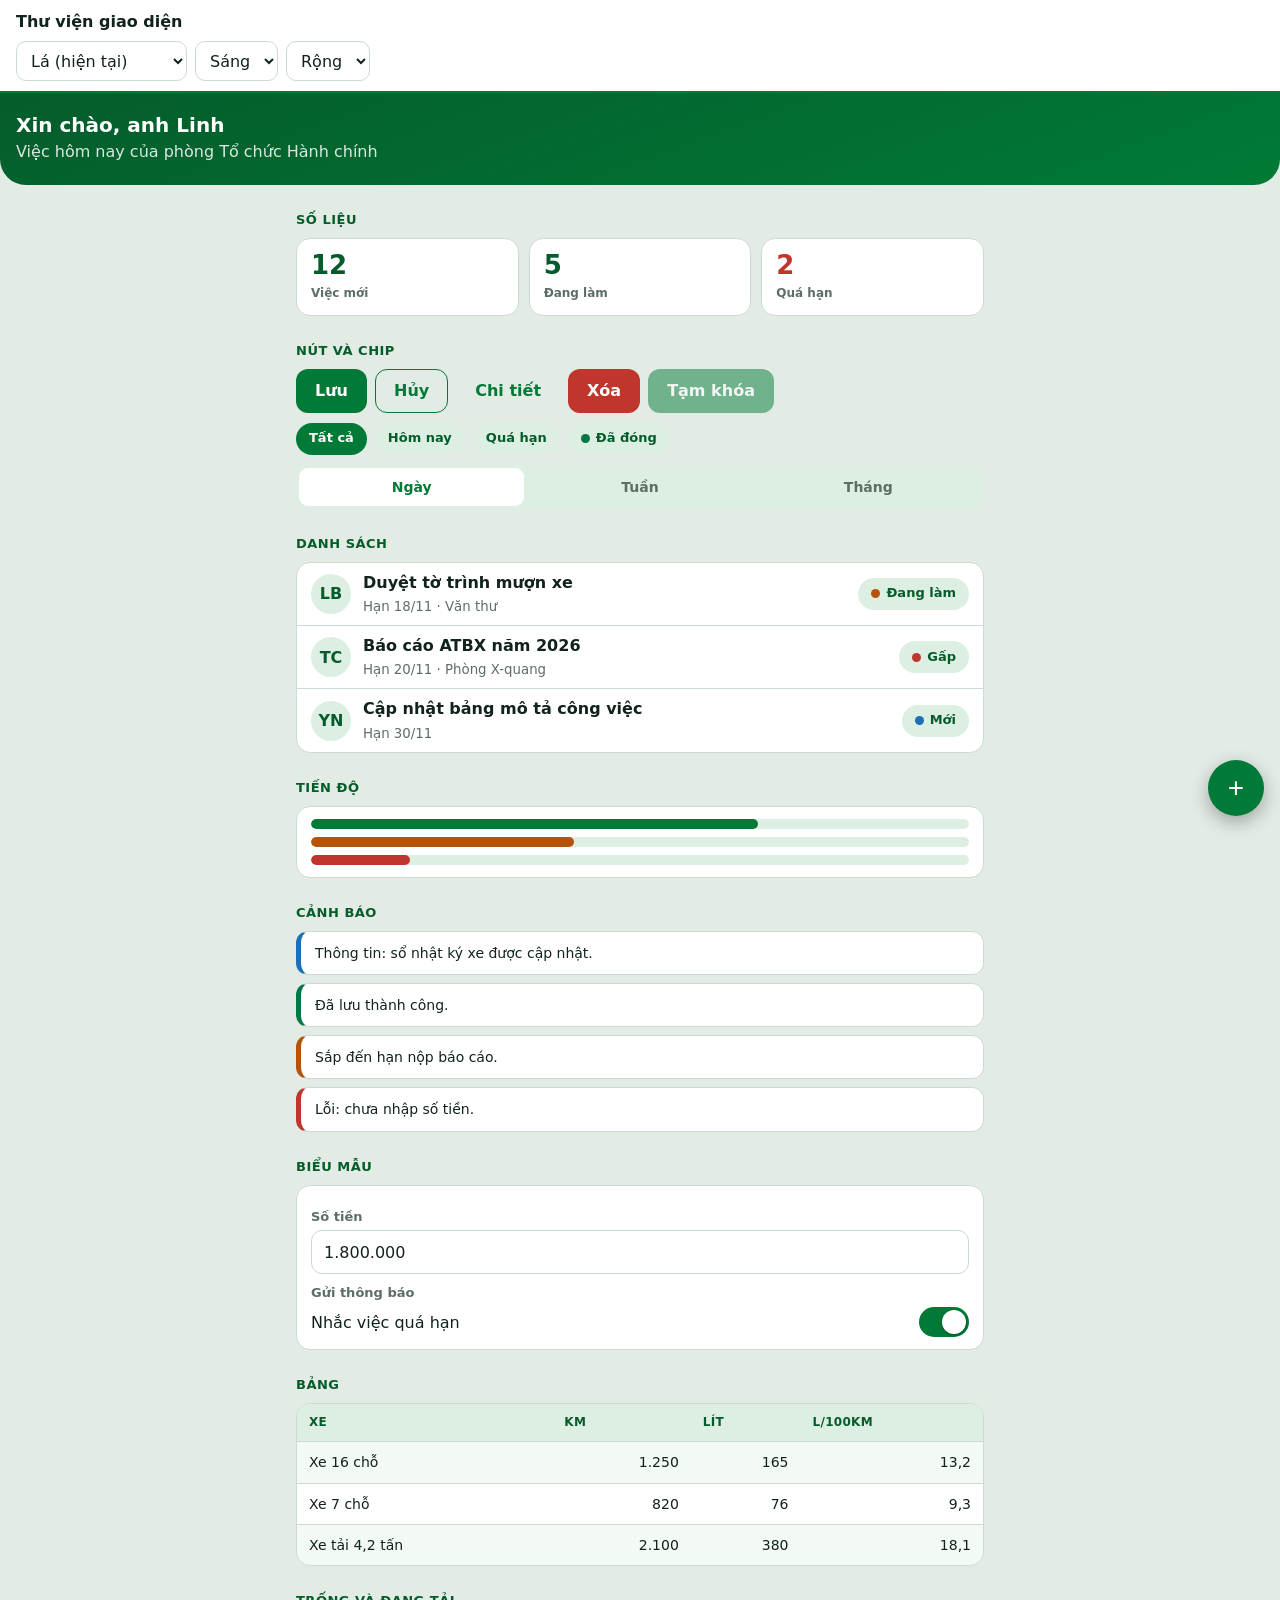
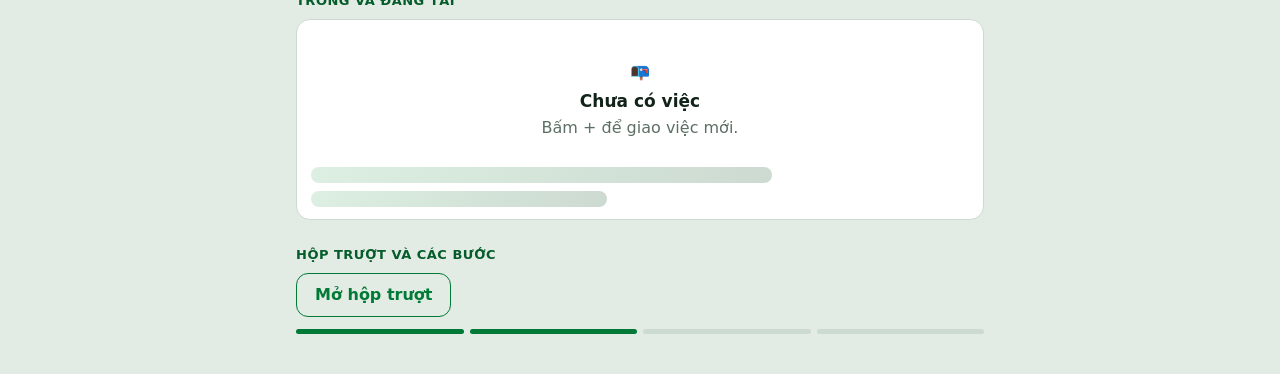
<file: ui-kit/demo.html>
<!doctype html>
<html lang="vi" data-theme="la" data-mode="sang" data-density="rong">
<head>
<meta charset="utf-8"><meta name="viewport" content="width=device-width,initial-scale=1">
<title>Thư viện giao diện – BV Cao su Dầu Tiếng</title>
<link rel="stylesheet" href="themes.css"><link rel="stylesheet" href="components.css">
<style>
body{margin:0;background:var(--bg);color:var(--tx);font:var(--uk-fs)/1.45 system-ui,-apple-system,"Segoe UI",Roboto,sans-serif}
main{max-width:720px;margin:0 auto;padding:0 16px 40px}
h2{font-size:13px;text-transform:uppercase;letter-spacing:.5px;color:var(--pri2);margin:26px 0 8px}
.bar{position:sticky;top:0;z-index:10;background:var(--card);border-bottom:2px solid var(--pri);padding:10px 16px;display:grid;gap:8px}
.bar .r{display:flex;gap:8px;flex-wrap:wrap;align-items:center}
.bar select{min-height:40px;border:1.5px solid var(--line);border-radius:10px;background:var(--card);color:var(--tx);padding:0 10px;font:inherit}
.row{display:flex;gap:8px;flex-wrap:wrap;align-items:center}
.card{background:var(--card);border:1px solid var(--line);border-radius:14px;padding:var(--uk-pad);box-shadow:var(--sh)}
label{display:block;font-weight:600;font-size:13px;color:var(--mut);margin:10px 0 4px}
input.f{width:100%;min-height:44px;padding:0 12px;border:1.5px solid var(--line);border-radius:11px;background:var(--card);color:var(--tx);font:inherit}
</style></head>
<body class="uk">
<div class="bar">
  <b>Thư viện giao diện</b>
  <div class="r">
    <select id="th" aria-label="Màu"><option value="la">Lá (hiện tại)</option><option value="duong">Dương</option><option value="teal">Teal</option><option value="tim">Tím</option><option value="cam">Cam ấm</option><option value="xam">Xám xanh</option><option value="tuongphan">Tương phản cao</option></select>
    <select id="md" aria-label="Chế độ"><option value="sang">Sáng</option><option value="toi">Tối</option></select>
    <select id="dn" aria-label="Mật độ"><option value="rong">Rộng</option><option value="gon">Gọn</option></select>
  </div>
</div>
<div class="uk-hero"><b style="font-size:20px">Xin chào, anh Linh</b><div style="opacity:.85">Việc hôm nay của phòng Tổ chức Hành chính</div></div>
<main>
<h2>Số liệu</h2>
<div class="uk-grid"><div class="uk-stat"><b>12</b><span>Việc mới</span></div><div class="uk-stat"><b>5</b><span>Đang làm</span></div><div class="uk-stat"><b style="color:var(--red)">2</b><span>Quá hạn</span></div></div>

<h2>Nút và chip</h2>
<div class="row"><button class="uk-btn">Lưu</button><button class="uk-btn uk-sec">Hủy</button><button class="uk-btn uk-ghost">Chi tiết</button><button class="uk-btn uk-danger">Xóa</button><button class="uk-btn" disabled>Tạm khóa</button></div>
<div class="row" style="margin-top:10px"><span class="uk-chip uk-on">Tất cả</span><span class="uk-chip">Hôm nay</span><span class="uk-chip">Quá hạn</span><span class="uk-chip"><i class="uk-dot ok"></i>Đã đóng</span></div>
<div class="uk-seg" style="margin-top:10px"><button class="uk-on">Ngày</button><button>Tuần</button><button>Tháng</button></div>

<h2>Danh sách</h2>
<div class="uk-list">
 <div class="uk-li"><span class="uk-avatar">LB</span><div class="t"><b>Duyệt tờ trình mượn xe</b><small>Hạn 18/11 · Văn thư</small></div><span class="uk-chip"><i class="uk-dot warn"></i>Đang làm</span></div>
 <div class="uk-li"><span class="uk-avatar">TC</span><div class="t"><b>Báo cáo ATBX năm 2026</b><small>Hạn 20/11 · Phòng X-quang</small></div><span class="uk-chip"><i class="uk-dot err"></i>Gấp</span></div>
 <div class="uk-li"><span class="uk-avatar">YN</span><div class="t"><b>Cập nhật bảng mô tả công việc</b><small>Hạn 30/11</small></div><span class="uk-chip"><i class="uk-dot info"></i>Mới</span></div>
</div>

<h2>Tiến độ</h2>
<div class="card"><div class="uk-progress"><i style="width:68%"></i></div><div class="uk-progress warn" style="margin-top:8px"><i style="width:40%"></i></div><div class="uk-progress err" style="margin-top:8px"><i style="width:15%"></i></div></div>

<h2>Cảnh báo</h2>
<div style="display:grid;gap:8px"><div class="uk-alert info">Thông tin: sổ nhật ký xe được cập nhật.</div><div class="uk-alert ok">Đã lưu thành công.</div><div class="uk-alert warn">Sắp đến hạn nộp báo cáo.</div><div class="uk-alert err">Lỗi: chưa nhập số tiền.</div></div>

<h2>Biểu mẫu</h2>
<div class="card"><label for="a">Số tiền</label><input class="f" id="a" value="1.800.000"><label>Gửi thông báo</label><div class="row" style="justify-content:space-between"><span>Nhắc việc quá hạn</span><label class="uk-switch" style="margin:0"><input type="checkbox" checked><i></i></label></div></div>

<h2>Bảng</h2>
<div class="uk-tablewrap"><table class="uk-table"><tr><th>Xe</th><th>Km</th><th>Lít</th><th>L/100km</th></tr><tr><td>Xe 16 chỗ</td><td class="n">1.250</td><td class="n">165</td><td class="n">13,2</td></tr><tr><td>Xe 7 chỗ</td><td class="n">820</td><td class="n">76</td><td class="n">9,3</td></tr><tr><td>Xe tải 4,2 tấn</td><td class="n">2.100</td><td class="n">380</td><td class="n">18,1</td></tr></table></div>

<h2>Trống và đang tải</h2>
<div class="card"><div class="uk-empty">📭<b>Chưa có việc</b>Bấm + để giao việc mới.</div><div class="uk-skel" style="width:70%"></div><div class="uk-skel" style="width:45%;margin-top:8px"></div></div>

<h2>Hộp trượt và các bước</h2>
<div class="row"><button class="uk-btn uk-sec" id="op">Mở hộp trượt</button></div><div class="uk-steps" style="margin-top:12px"><i class="uk-on"></i><i class="uk-on"></i><i></i><i></i></div>
</main>
<button class="uk-fab" aria-label="Thêm">+</button>
<div class="uk-sheet-bg" id="bg"><div class="uk-sheet" onclick="event.stopPropagation()"><b style="font-size:18px">Giao việc</b><label>Người nhận</label><input class="f" value="Nguyễn Văn A"><button class="uk-btn uk-block" style="margin-top:14px" id="cl">Giao</button></div></div>
<script>
var R=document.documentElement,K='bv-ui';
function ap(o){for(var k in o){R.dataset[k]=o[k]}}
try{var s=JSON.parse(localStorage.getItem(K)||'{}');ap(s);['th:theme','md:mode','dn:density'].forEach(function(p){var a=p.split(':');if(s[a[1]])document.getElementById(a[0]).value=s[a[1]]})}catch(e){}
function sv(){var o={theme:th.value,mode:md.value,density:dn.value};ap(o);try{localStorage.setItem(K,JSON.stringify(o))}catch(e){}}
th.onchange=md.onchange=dn.onchange=sv;
op.onclick=function(){bg.classList.add('uk-open')};bg.onclick=cl.onclick=function(){bg.classList.remove('uk-open')};
</script></body></html>
</file>
<file: ui-kit/themes.css>
/* ===== Giao diện (theme) dùng chung – chỉ đổi biến màu, KHÔNG đổi bố cục =====
   Cách dùng: <html data-theme="teal" data-mode="dark" data-density="compact">
   - data-theme: la (mặc định, như app hiện tại) | duong | teal | tim | cam | xam | tuongphan
   - data-mode : sang (mặc định) | toi
   - data-density: rong (mặc định) | gon
   Tên biến trùng với style.css của app (--bg --card --tx --mut --pri --pri2 --soft --gold --line --red --amb --grn --blue --sh)
   nên nạp themes.css SAU style.css là app đổi màu được ngay. */


[data-mode="sang"],:root{color-scheme:light}

/* --- Lá (màu hiện tại của app) --- */
[data-theme="la"]{--bg:#e3ebe5;--card:#fff;--tx:#12231a;--mut:#5d6f65;--pri:#007a36;--pri2:#055c2b;--soft:#dcefe2;--gold:#d9a521;--line:#cddad1;--red:#c0362c;--amb:#b45309;--grn:#067647;--blue:#1d6fb8}

/* --- Dương (xanh y tế, sạch, tin cậy) --- */
[data-theme="duong"]{--bg:#e8eff7;--card:#fff;--tx:#10202f;--mut:#566b7f;--pri:#0b63b8;--pri2:#084a8a;--soft:#dbeafe;--gold:#f59e0b;--line:#cbd8e6;--red:#c0362c;--amb:#b45309;--grn:#067647;--blue:#0b63b8}

/* --- Teal (xanh ngọc, nhẹ nhàng, hợp bệnh viện) --- */
[data-theme="teal"]{--bg:#e6f2f1;--card:#fff;--tx:#0f2523;--mut:#52706d;--pri:#0f766e;--pri2:#115e59;--soft:#ccfbf1;--gold:#e0a82e;--line:#c5dcda;--red:#c0362c;--amb:#b45309;--grn:#067647;--blue:#1d6fb8}

/* --- Tím (hành chính, trang trọng) --- */
[data-theme="tim"]{--bg:#efeaf7;--card:#fff;--tx:#1d1530;--mut:#665c7e;--pri:#6d3fc4;--pri2:#4f2a96;--soft:#ece4fb;--gold:#e0a82e;--line:#d9cfee;--red:#c0362c;--amb:#b45309;--grn:#067647;--blue:#1d6fb8}

/* --- Cam ấm (thân thiện, dễ nhìn buổi sáng) --- */
[data-theme="cam"]{--bg:#f6ede3;--card:#fffdfa;--tx:#2a1a0c;--mut:#7a6552;--pri:#b4540a;--pri2:#8a3f06;--soft:#fde8d3;--gold:#d9a521;--line:#e8d7c3;--red:#c0362c;--amb:#9a4a05;--grn:#067647;--blue:#1d6fb8}

/* --- Xám xanh (tối giản, chuyên nghiệp) --- */
[data-theme="xam"]{--bg:#f1f5f9;--card:#fff;--tx:#0f172a;--mut:#5b6b7f;--pri:#334155;--pri2:#1e293b;--soft:#e2e8f0;--gold:#0ea5e9;--line:#d5dde7;--red:#c0362c;--amb:#b45309;--grn:#067647;--blue:#1d6fb8}

/* --- Tương phản cao (người lớn tuổi, ánh sáng mạnh, đạt WCAG AAA) --- */
[data-theme="tuongphan"]{--bg:#fff;--card:#fff;--tx:#000;--mut:#333;--pri:#0a3d91;--pri2:#062a66;--soft:#e6eefc;--gold:#b45309;--line:#000;--red:#a80000;--amb:#7a3a00;--grn:#00561f;--blue:#0a3d91;--sh:none}

/* --- Nền tối trung tính: đặt SAU các theme sáng nhưng TRƯỚC các dòng tối riêng từng theme --- */
[data-mode="toi"][data-theme]{--bg:#0e1316;--card:#161d21;--tx:#e9eff2;--mut:#9aabb3;--line:#26323a;--sh:0 1px 2px rgba(0,0,0,.45);--red:#ff8a80;--amb:#ffb74d;--grn:#5fd38d;--blue:#6cb4f5;color-scheme:dark}
[data-mode="toi"][data-theme="la"]{--pri:#35c36b;--pri2:#6fe09a;--soft:#12261a;--bg:#0d1511;--card:#15201a;--tx:#e8f2ec;--mut:#9bb0a4;--line:#243229}
[data-mode="toi"][data-theme="duong"]{--pri:#5aa8ff;--pri2:#9ccaff;--soft:#112a44}
[data-mode="toi"][data-theme="teal"]{--pri:#2dd4bf;--pri2:#7eead9;--soft:#0f2e2b}
[data-mode="toi"][data-theme="tim"]{--pri:#b392f5;--pri2:#d2bfff;--soft:#2a1f45}
[data-mode="toi"][data-theme="cam"]{--pri:#ffa45c;--pri2:#ffc597;--soft:#3a2412}
[data-mode="toi"][data-theme="xam"]{--pri:#94a3b8;--pri2:#cbd5e1;--soft:#1e293b}
[data-mode="toi"][data-theme="tuongphan"]{--bg:#000;--card:#000;--tx:#fff;--mut:#ddd;--pri:#7fb5ff;--pri2:#bcd8ff;--soft:#0b1b33;--line:#fff}

/* --- Mật độ --- */
[data-density="gon"]{--uk-pad:8px 10px;--uk-gap:6px;--uk-row:36px;--uk-fs:14px}
:root{--uk-pad:12px 14px;--uk-gap:10px;--uk-row:48px;--uk-fs:16px}
</file>
<file: ui-kit/components.css>
/* ===== Thư viện thành phần (tiền tố uk-) – dùng biến từ themes.css, thêm vào không phá style.css ===== */
.uk *,.uk-scope *{box-sizing:border-box}
:where(.uk-btn,.uk-chip,.uk-seg button,.uk-fab,.uk-tab,input,select,textarea):focus-visible{outline:3px solid var(--pri);outline-offset:2px}
@media (prefers-reduced-motion:reduce){*{transition:none!important;animation:none!important}}

/* Nút: tối thiểu 44px để bấm bằng ngón tay */
.uk-btn{display:inline-flex;align-items:center;justify-content:center;gap:8px;min-height:44px;padding:0 18px;border:1.5px solid transparent;border-radius:12px;background:var(--pri);color:#fff;font-family:inherit;font-weight:600;font-size:var(--uk-fs);line-height:1;cursor:pointer}
[data-mode="toi"] .uk-btn:not(.uk-sec):not(.uk-ghost):not(.uk-danger){color:#04121f}
[data-mode="toi"] .uk-btn.uk-danger{color:#2a0a07}
.uk-btn:active{transform:scale(.97)}
.uk-btn.uk-sec{background:transparent;color:var(--pri);border-color:var(--pri)}
.uk-btn.uk-ghost{background:transparent;color:var(--pri)}
.uk-btn.uk-danger{background:var(--red);color:#fff}
.uk-btn:disabled{opacity:.5;cursor:not-allowed}
.uk-btn.uk-block{display:flex;width:100%}

/* Chip / huy hiệu */
.uk-chip{display:inline-flex;align-items:center;gap:6px;min-height:32px;padding:0 12px;border-radius:99px;background:var(--soft);color:var(--pri2);font-weight:600;font-size:13px;border:1px solid transparent;cursor:default}
.uk-chip.uk-on{background:var(--pri);color:#fff}
.uk-dot{display:inline-block;width:9px;height:9px;border-radius:50%;background:var(--mut)}
.uk-dot.ok{background:var(--grn)}.uk-dot.warn{background:var(--amb)}.uk-dot.err{background:var(--red)}.uk-dot.info{background:var(--blue)}

/* Thanh chọn (segmented) */
.uk-seg{display:flex;background:var(--soft);border-radius:12px;padding:3px;gap:3px}
.uk-seg button{flex:1;min-height:38px;border:0;border-radius:9px;background:transparent;color:var(--mut);font-family:inherit;font-weight:600;font-size:14px;line-height:1;cursor:pointer}
.uk-seg button.uk-on{background:var(--card);color:var(--pri);box-shadow:var(--sh)}

/* Thẻ số liệu */
.uk-stat{background:var(--card);border:1px solid var(--line);border-radius:14px;padding:var(--uk-pad);box-shadow:var(--sh)}
.uk-stat b{display:block;font-size:26px;line-height:1.1;color:var(--pri2)}
.uk-stat span{font-size:12px;color:var(--mut);font-weight:600}
.uk-grid{display:grid;gap:var(--uk-gap);grid-template-columns:repeat(auto-fit,minmax(120px,1fr))}

/* Danh sách hàng bấm được (kiểu app điện thoại) */
.uk-list{background:var(--card);border:1px solid var(--line);border-radius:14px;overflow:hidden;box-shadow:var(--sh)}
.uk-li{display:flex;align-items:center;gap:12px;min-height:var(--uk-row);padding:8px 14px;border-bottom:1px solid var(--line)}
.uk-li:last-child{border-bottom:0}
.uk-li .t{flex:1;min-width:0}.uk-li .t b{display:block;font-size:var(--uk-fs)}.uk-li .t small{color:var(--mut)}
.uk-avatar{width:40px;height:40px;border-radius:50%;background:var(--soft);color:var(--pri2);display:flex;align-items:center;justify-content:center;font-weight:700;flex:none}

/* Tiến độ */
.uk-progress{height:10px;border-radius:99px;background:var(--soft);overflow:hidden}
.uk-progress>i{display:block;height:100%;background:var(--pri);border-radius:99px;transition:width .3s}
.uk-progress.warn>i{background:var(--amb)}.uk-progress.err>i{background:var(--red)}

/* Bảng cuộn ngang trên điện thoại */
.uk-tablewrap{overflow-x:auto;border:1px solid var(--line);border-radius:14px;background:var(--card)}
.uk-table{border-collapse:collapse;width:100%;min-width:480px;font-size:14px}
.uk-table th{position:sticky;top:0;background:var(--soft);color:var(--pri2);text-align:left;padding:10px 12px;font-size:12px;text-transform:uppercase;letter-spacing:.3px}
.uk-table td{padding:10px 12px;border-top:1px solid var(--line)}
.uk-table tr:nth-child(even) td{background:color-mix(in srgb,var(--soft) 35%,transparent)}
.uk-table td.n{text-align:right;font-variant-numeric:tabular-nums}

/* Cảnh báo */
.uk-alert{display:flex;gap:10px;padding:11px 14px;border-radius:12px;border:1px solid var(--line);border-left-width:5px;background:var(--card);font-size:14px}
.uk-alert.info{border-left-color:var(--blue)}.uk-alert.ok{border-left-color:var(--grn)}.uk-alert.warn{border-left-color:var(--amb)}.uk-alert.err{border-left-color:var(--red)}

/* Công tắc */
.uk-switch{position:relative;display:inline-block;width:50px;height:30px;flex:none}
.uk-switch input{position:absolute;inset:0;opacity:0;margin:0;width:100%;height:100%;cursor:pointer}
.uk-switch i{position:absolute;inset:0;border-radius:99px;background:var(--line);transition:background .15s;pointer-events:none}
.uk-switch i::after{content:"";position:absolute;top:3px;left:3px;width:24px;height:24px;border-radius:50%;background:#fff;box-shadow:0 1px 3px rgba(0,0,0,.35);transition:transform .15s}
.uk-switch input:checked+i{background:var(--pri)}.uk-switch input:checked+i::after{transform:translateX(20px)}

/* Trạng thái trống và khung chờ */
.uk-empty{text-align:center;padding:28px 16px;color:var(--mut)}
.uk-empty b{display:block;color:var(--tx);font-size:17px;margin:6px 0 2px}
.uk-skel{border-radius:10px;background:linear-gradient(90deg,var(--soft),var(--line),var(--soft));background-size:200% 100%;animation:uksk 1.2s infinite linear;min-height:16px}
@keyframes uksk{to{background-position:-200% 0}}

/* Hộp trượt từ dưới lên (thay hộp thoại trên điện thoại) */
.uk-sheet-bg{position:fixed;inset:0;background:rgba(0,0,0,.45);display:none;z-index:20}
.uk-sheet-bg.uk-open{display:block}
.uk-sheet{position:fixed;left:0;right:0;bottom:0;max-height:85vh;overflow:auto;background:var(--card);color:var(--tx);border-radius:20px 20px 0 0;padding:10px 16px calc(18px + env(safe-area-inset-bottom));z-index:21;max-width:560px;margin:auto}
.uk-sheet::before{content:"";display:block;width:42px;height:4px;border-radius:4px;background:var(--line);margin:0 auto 12px}

/* Nút nổi và các bước */
.uk-fab{position:fixed;right:16px;bottom:calc(84px + env(safe-area-inset-bottom));width:56px;height:56px;border-radius:50%;border:0;background:var(--pri);color:#fff;font-size:28px;box-shadow:0 6px 18px rgba(0,0,0,.3);cursor:pointer;z-index:6}
.uk-steps{display:flex;gap:6px}.uk-steps i{flex:1;height:5px;border-radius:5px;background:var(--line)}.uk-steps i.uk-on{background:var(--pri)}

/* Tiêu đề trang kiểu thẻ lớn */
.uk-hero{background:linear-gradient(160deg,var(--pri2),var(--pri));color:#fff;padding:18px 16px 22px;border-radius:0 0 26px 26px}
[data-theme="tuongphan"] .uk-hero{background:var(--pri2)}

[data-mode="toi"] .uk-hero{color:#04121f}
[data-mode="toi"] .uk-hero b{color:#04121f}
</file>
